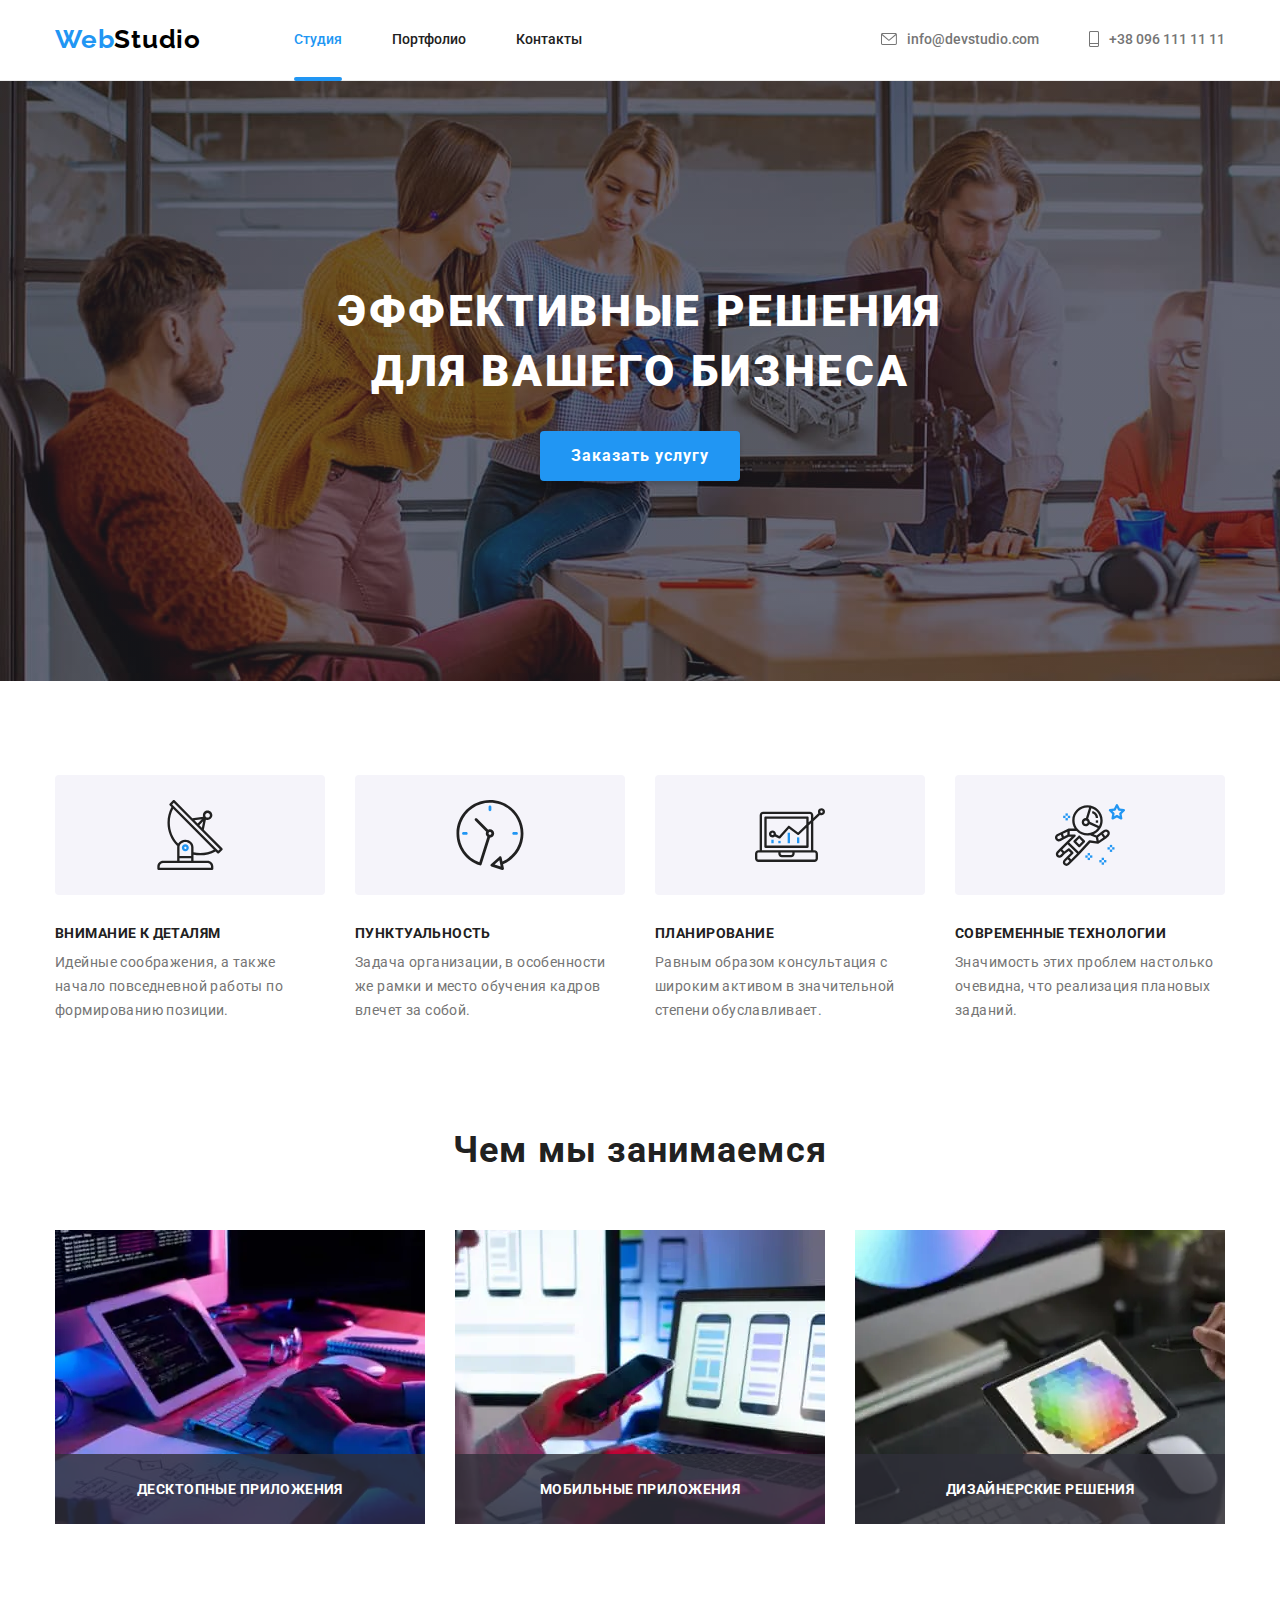
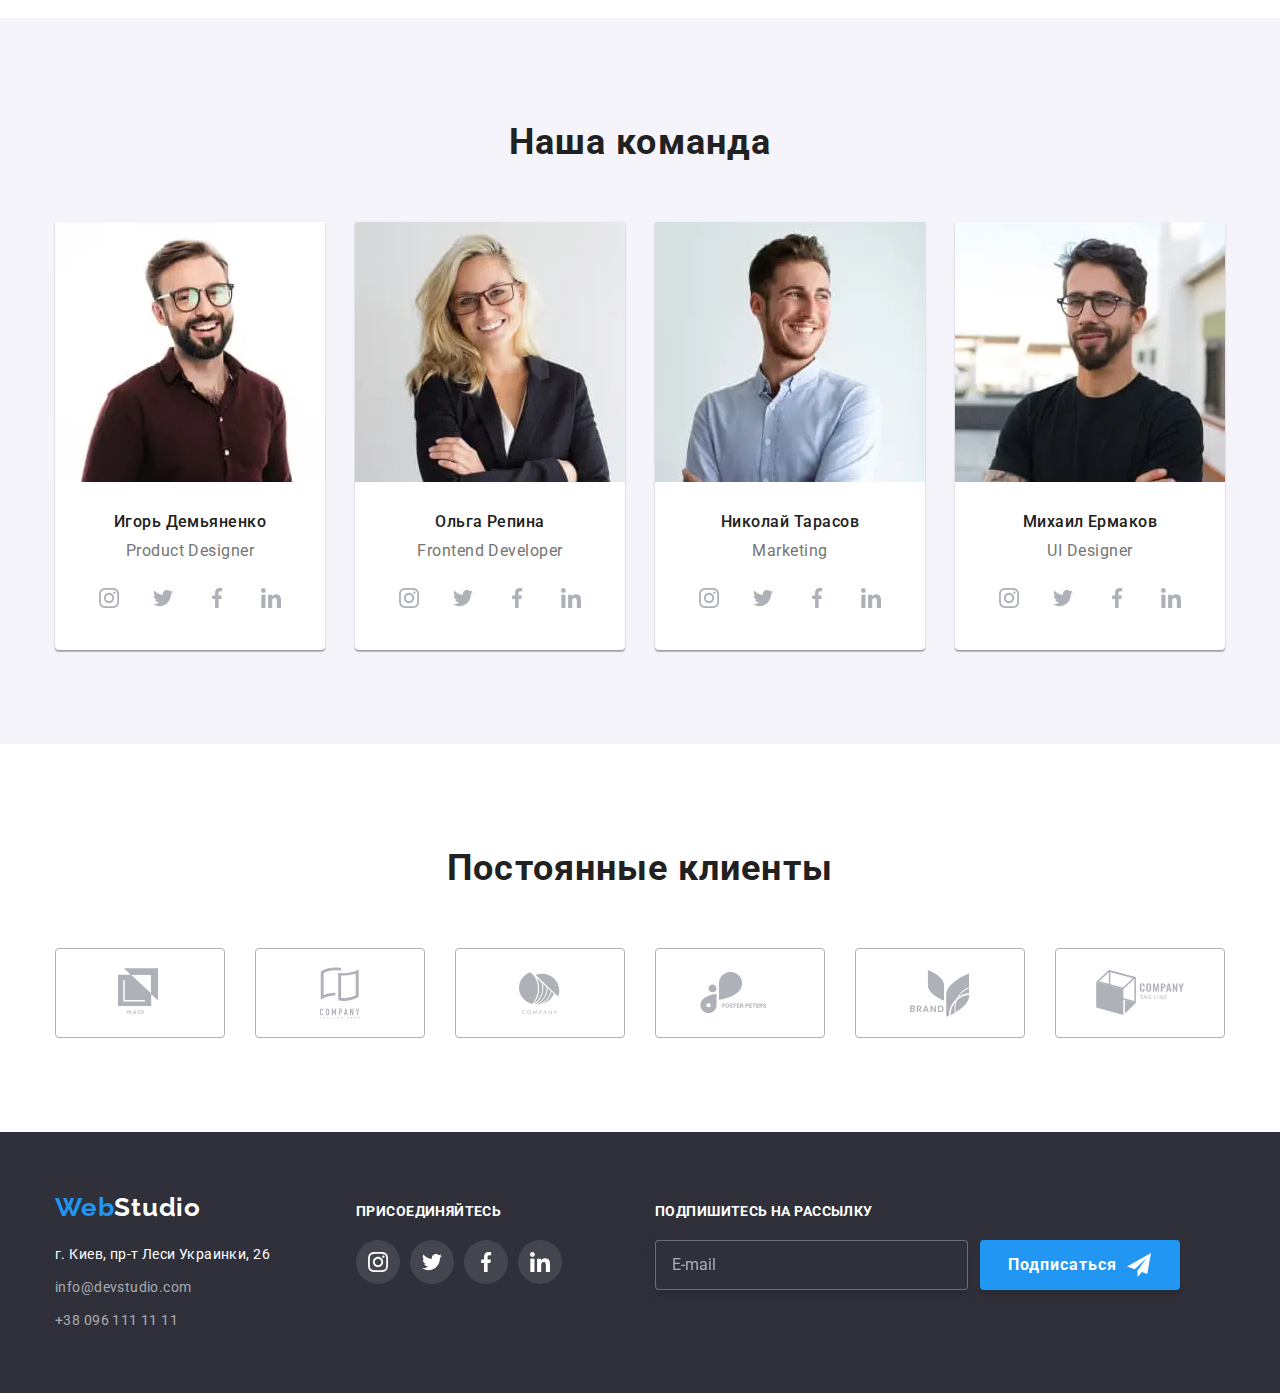
<file: index.html>
<!DOCTYPE html>
<html lang="ru">
<head>
    <meta charset="UTF-8">
    <meta name="viewport" content="width=device-width, initial-scale=1.0">
    <title>Студия</title>
    <!-- Нормализация файла Modern normalize -->
    <link rel="stylesheet" href="https://cdnjs.cloudflare.com/ajax/libs/modern-normalize/1.0.0/modern-normalize.min.css">
    <!-- Вставляем шрифты -->
    <link rel="preconnect" href="https://fonts.gstatic.com">
    <link href="https://fonts.googleapis.com/css2?family=Raleway:wght@700&family=Roboto:wght@400;500;700;900&display=swap"
        rel="stylesheet">
    <!-- Подключение внешнего (external) CSS -->
    <link rel="stylesheet" href="./css/main.min.css" />
</head>
<body>
    <header class="header">
        <div class="container">
            <nav class="nav">
                <!-- Добавлен span для стилизации цветом -->
                <a href="./index.html" aria-label="логотоип сайта" class="nav-logo"><span>Web</span>Studio</a>
                <button type="button" class="menu-button" 
                        aria-expanded="false"
                        aria-controls="menu-container"
                        data-menu-button>
                    <svg width="40" height="40" aria-label="Переключатель мобильного меню"
                    >
                    <use class="icon-cross" href="./images/sprite.svg#icon-cross"></use>
                    <use class="icon-menu" href="./images/sprite.svg#icon-menu"></use>
                </svg>
                </button>
                <div class="menu-container" id="menu-container" data-menu>
                    <ul class="nav__list">
                        <li class="nav__item">
                            <a href="./index.html" class="nav__link current">Студия</a>
                        </li>
                        <li class="nav__item">
                            <a href="./portfolio.html" class="nav__link">Портфолио</a>
                        </li>
                        <li class="nav__item">
                            <a href="" class="nav__link">Контакты</a>
                        </li>
                    </ul>                
                    <ul class="contacts-list">
                        <li class="contacts-list__item">
                            <a href="mailto:info@devstudio.com" class="contacts-list__link">
                                <svg class="contacts-list__icon" width="16" height="12">
                                    <use href="./images/sprite.svg#mail"></use>
                                </svg>info@devstudio.com
                            </a>
                        </li>
                        <li class="contacts-list__item">
                            <a href="tel:+380961111111" class="contacts-list__link">
                                <svg class="contacts-list__icon" width="10" height="16">
                                    <use href="./images/sprite.svg#tel"></use>
                                </svg>+38 096 111 11 11
                            </a>
                        </li>
                    </ul>                    
                </div>    
            </nav>        
        </div>
    </header>

    <main>
            <!--HERO -- Эффективные решения-->
            <section class="hero">
                <div class="container">
                    <h1 class="hero__title">Эффективные решения<br>
                        для вашего бизнеса</h1>
                    <button class="hero-btn btn" type="button" data-modal-open>Заказать услугу</button>
                </div>
            </section>
            
            <!--FEATURES -- Особенности-->
            <section class="features block">
                <div class="container">
                    <h2 class="visually-hidden">Особенности</h2>
                    <ul class="features__list">
                        <li class="features__item">
                            <div class="features__bg">
                                <svg class="features__icon" width="70" height="70">
                                    <use href="./images/sprite.svg#antenna">
                                    </use>
                                </svg>
                            </div>
                            <h3 class="features__title uppertitle">Внимание к деталям</h3>
                            <p class="features__title-desc">Идейные соображения, а также начало повседневной работы по формированию позиции.</p>
                        </li>
                        <li class="features__item">
                            <div class="features__bg">
                                <svg class="features__icon" width="70" height="70">
                                    <use href="./images/sprite.svg#clock">
                                    </use>
                                </svg>
                            </div>
                            <h3 class="features__title uppertitle">Пунктуальность</h3>
                            <p class="features__title-desc">Задача организации, в особенности же рамки и место обучения кадров влечет за собой.</p>
                        </li>
                        <li class="features__item">
                            <div class="features__bg">
                                <svg class="features__icon" width="70" height="70">
                                    <use href="./images/sprite.svg#diagram">
                                    </use>
                                </svg>
                            </div>
                            <h3 class="features__title uppertitle">Планирование</h3>
                            <p class="features__title-desc">Равным образом консультация с широким активом в значительной степени обуславливает.
                            </p>
                        </li>
                        <li class="features__item">
                            <div class="features__bg">
                                <svg class="features__icon" width="70" height="70">
                                    <use href="./images/sprite.svg#astronaut">
                                    </use>
                                </svg>
                            </div>
                            <h3 class="features__title uppertitle">Современные технологии</h3>
                            <p class="features__title-desc">Значимость этих проблем настолько очевидна, что реализация плановых заданий.</p>
                        </li>
                    </ul>
                </div>
                
            </section>
            
            <!--ABOUT -- Чем мы занимаемся-->
            <section class="about">
                <div class="container">
                    <h2 class="about-title">Чем мы занимаемся</h2>
                    <ul class="about__list">
                        <li class="about__list-item">
                            <picture class="about__list-picture">
                                <source srcset="./images/about/img-01.webp 1x, ./images/about/img-01@2x.webp 2x"
                                    media="(min-width: 1200px)" type="image/webp">
                                <source srcset="./images/about/img-01.jpg 1x, ./images/about/img-01@2x.jpg 2x"
                                media="(min-width: 1200px)">
                                <img class="about__list-img" src="./images/about/img-01.jpg" alt="Программист пишет код на лаптопе"
                                    width="370" height="294">
                            </picture>                                    
                                <div class="about__list-card">
                                <p class="about__list-uppertitle uppertitle">десктопные приложения</p>
                            </div>
                        </li>

                        <li class="about__list-item">
                            <picture class="about__list-picture">
                                <source srcset="./images/about/img-02.webp 1x, ./images/about/img-02@2x.webp 2x" media="(min-width: 1200px)"
                                    type="image/webp">
                                <source srcset="./images/about/img-02.jpg 1x, ./images/about/img-02@2x.jpg 2x" media="(min-width: 1200px)">
                                <img class="about__list-img" src="./images/about/img-02.jpg" alt="Девушка держит телефон в руке" width="370"
                                    height="294">
                            </picture>                                
                            <div class="about__list-card">
                                <p class="about__list-uppertitle uppertitle">Мобильные приложения</p>
                            </div>
                        </li>

                        <li class="about__list-item">
                            <picture class="about__list-picture">
                                <source srcset="./images/about/img-03.webp 1x, ./images/about/img-03@2x.webp 2x" media="(min-width: 1200px)"
                                    type="image/webp">
                                <source srcset="./images/about/img-03.jpg 1x, ./images/about/img-03@2x.jpg 2x" media="(min-width: 1200px)">
                                <img class="about__list-img" src="./images/about/img-03.jpg" alt="Дизайнер выбирает цвет по rgb" width="370"
                                    height="294">
                            </picture>                                
                            <div class="about__list-card">
                                <p class="about__list-uppertitle uppertitle">Дизайнерские решения</p>
                            </div>
                        </li>
                    </ul>
                </div>            
            </section>
            
            <!--TEAM -- Наша команда-->
            <section class="team block">
                <div class="container">
                    <h2 class="team-title">Наша команда</h2>
                    <ul class="team__list">
                        <li class="team__list-item">
                            <picture class="team__list-picture">
                                <source
                                    srcset="./images/our-team/p-designer-desktop.webp 1x, ./images/our-team/p-designer-desktop@2x.webp 2x, ./images/our-team/p-designer-desktop@3x.webp 3x"
                                    media="(min-width: 1200px)" type="image/webp">
                                <source
                                    srcset="./images/our-team/p-designer-desktop.jpg 1x, ./images/our-team/p-designer-desktop@2x.jpg 2x, ./images/our-team/p-designer-desktop@3x.jpg 3x"
                                    media="(min-width: 1200px)">
                                <source
                                    srcset="./images/our-team/p-designer-tablet.webp 1x, ./images/our-team/p-designer-tablet@2x.webp 2x, ./images/our-team/p-designer-tablet@3x.webp 3x"
                                    media="(min-width: 768px)" type="image/webp">
                                <source
                                    srcset="./images/our-team/p-designer-tablet.jpg 1x, ./images/our-team/p-designer-tablet@2x.jpg 2x, ./images/our-team/p-designer-tablet@3x.jpg 3x"
                                    media="(min-width: 768px)">
                                <source
                                    srcset="./images/our-team/p-designer-mobile.webp 1x, ./images/our-team/p-designer-mobile@2x.webp 2x, ./images/our-team/p-designer-mobile@3x.webp 3x"
                                    media="(min-width: 320px)" type="image/webp">
                                <source 
                                    srcset="./images/our-team/p-designer-mobile.jpg 1x, ./images/our-team/p-designer-mobile@2x.jpg 2x, ./images/our-team/p-designer-mobile@3x.jpg 3x"
                                    media="(min-width: 320px)">
                                <img class="team-list__img"                                 
                                    src="./images/our-team/p-designer-mobile.jpg" alt="Продакт Дизайнер">
                            </picture>                                            
                            <h3 class="team__list-name">Игорь Демьяненко</h3>
                            <p class="team__list-position" lang="en">Product Designer</p>
                            <ul class="social-list">
                                <li class="social-list__item">
                                    <a class="social-list__link" href="">
                                        <svg class="social-list__icon">
                                            <use href="./images/sprite.svg#instagram"></use>
                                        </svg>
                                    </a>
                                </li>
                                <li class="social-list__item">
                                    <a class="social-list__link" href="">
                                        <svg class="social-list__icon">
                                            <use href="./images/sprite.svg#twitter"></use>
                                        </svg>
                                    </a>
                                </li>
                                <li class="social-list__item">
                                    <a class="social-list__link" href="">
                                        <svg class="social-list__icon">
                                            <use href="./images/sprite.svg#facebook"></use>
                                        </svg>
                                    </a>
                                </li>
                                <li class="social-list__item">
                                    <a class="social-list__link" href="">
                                        <svg class="social-list__icon">
                                            <use href="./images/sprite.svg#linkedin"></use>
                                        </svg>
                                    </a>
                                </li>
                            </ul>
                        </li>
                        <li class="team__list-item">
                            <picture class="team__list-picture">
                                <source
                                    srcset="./images/our-team/developer-desktop.webp 1x, ./images/our-team/developer-desktop@2x.webp 2x, ./images/our-team/developer-desktop@3x.webp 3x"
                                    media="(min-width: 1200px)" type="image/webp">
                                <source
                                    srcset="./images/our-team/developer-desktop.jpg 1x, ./images/our-team/developer-desktop@2x.jpg 2x, ./images/our-team/developer-desktop@3x.jpg 3x"
                                    media="(min-width: 1200px)">
                                <source
                                    srcset="./images/our-team/developer-tablet.webp 1x, ./images/our-team/developer-tablet@2x.webp 2x, ./images/our-team/developer-tablet@3x.webp 3x"
                                    media="(min-width: 768px)" type="image/webp">
                                <source
                                    srcset="./images/our-team/developer-tablet.jpg 1x, ./images/our-team/developer-tablet@2x.jpg 2x, ./images/our-team/developer-tablet@3x.jpg 3x"
                                    media="(min-width: 768px)">
                                <source
                                    srcset="./images/our-team/developer-mobile.webp 1x, ./images/our-team/developer-mobile@2x.webp 2x, ./images/our-team/developer-mobile@3x.webp 3x"
                                    media="(min-width: 320px)" type="image/webp">
                                <source
                                    srcset="./images/our-team/developer-mobile.jpg 1x, ./images/our-team/developer-mobile@2x.jpg 2x, ./images/our-team/developer-mobile@3x.jpg 3x"
                                    media="(min-width: 320px)">
                                <img class="team-list__img" src="./images/our-team/developer-mobile.jpg" alt="Фронтенд разработчик">
                            </picture>                
                            <h3 class="team__list-name">Ольга Репина</h3>
                            <p class="team__list-position" lang="en">Frontend Developer</p>
                            <ul class="social-list">
                                <li class="social-list__item">
                                    <a class="social-list__link" href="">
                                        <svg class="social-list__icon">
                                            <use href="./images/sprite.svg#instagram"></use>
                                        </svg>
                                    </a>
                                </li>
                                <li class="social-list__item">
                                    <a class="social-list__link" href="">
                                        <svg class="social-list__icon">
                                            <use href="./images/sprite.svg#twitter"></use>
                                        </svg>
                                    </a>
                                </li>
                                <li class="social-list__item">
                                    <a class="social-list__link" href="">
                                        <svg class="social-list__icon">
                                            <use href="./images/sprite.svg#facebook"></use>
                                        </svg>
                                    </a>
                                </li>
                                <li class="social-list__item">
                                    <a class="social-list__link" href="">
                                        <svg class="social-list__icon">
                                            <use href="./images/sprite.svg#linkedin"></use>
                                        </svg>
                                    </a>
                                </li>
                            </ul>
                        </li>
                        <li class="team__list-item">
                            <picture class="team__list-picture">
                                <source
                                    srcset="./images/our-team/marketing-desktop.webp 1x, ./images/our-team/marketing-desktop@2x.webp 2x, ./images/our-team/marketing-desktop@3x.webp 3x"
                                    media="(min-width: 1200px)" type="image/webp">
                                <source
                                    srcset="./images/our-team/marketing-desktop.jpg 1x, ./images/our-team/marketing-desktop@2x.jpg 2x, ./images/our-team/marketing-desktop@3x.jpg 3x"
                                    media="(min-width: 1200px)">
                                <source
                                    srcset="./images/our-team/marketing-tablet.webp 1x, ./images/our-team/marketing-tablet@2x.webp 2x, ./images/our-team/marketing-tablet@3x.webp 3x"
                                    media="(min-width: 768px)" type="image/webp">
                                <source
                                    srcset="./images/our-team/marketing-tablet.jpg 1x, ./images/our-team/marketing-tablet@2x.jpg 2x, ./images/our-team/marketing-tablet@3x.jpg 3x"
                                    media="(min-width: 768px)">
                                <source
                                    srcset="./images/our-team/marketing-mobile.webp 1x, ./images/our-team/marketing-mobile@2x.webp 2x, ./images/our-team/marketing-mobile@3x.webp 3x"
                                    media="(min-width: 320px)" type="image/webp">
                                <source
                                    srcset="./images/our-team/marketing-mobile.jpg 1x, ./images/our-team/marketing-mobile@2x.jpg 2x, ./images/our-team/marketing-mobile@3x.jpg 3x"
                                    media="(min-width: 320px)">
                                <img class="team-list__img" src="./images/our-team/marketing-mobile.jpg" alt="Маркетоллог">
                            </picture>                           
                            <h3 class="team__list-name">Николай Тарасов</h3>
                            <p class="team__list-position" lang="en">Marketing</p>
                            <ul class="social-list">
                                <li class="social-list__item">
                                    <a class="social-list__link" href="">
                                        <svg class="social-list__icon">
                                            <use href="./images/sprite.svg#instagram"></use>
                                        </svg>
                                    </a>
                                </li>
                                <li class="social-list__item">
                                    <a class="social-list__link" href="">
                                        <svg class="social-list__icon">
                                            <use href="./images/sprite.svg#twitter"></use>
                                        </svg>
                                    </a>
                                </li>
                                <li class="social-list__item">
                                    <a class="social-list__link" href="">
                                        <svg class="social-list__icon">
                                            <use href="./images/sprite.svg#facebook"></use>
                                        </svg>
                                    </a>
                                </li>
                                <li class="social-list__item">
                                    <a class="social-list__link" href="">
                                        <svg class="social-list__icon">
                                            <use href="./images/sprite.svg#linkedin"></use>
                                        </svg>
                                    </a>
                                </li>
                            </ul>
                        </li>
                        <li class="team__list-item">
                            <picture class="team__list-picture">
                                <source
                                    srcset="./images/our-team/ui-designer-desktop.webp 1x, ./images/our-team/ui-designer-desktop@2x.webp 2x, ./images/our-team/ui-designer-desktop@3x.webp 3x"
                                    media="(min-width: 1200px)" type="image/webp">
                                <source
                                    srcset="./images/our-team/ui-designer-desktop.jpg 1x, ./images/our-team/ui-designer-desktop@2x.jpg 2x, ./images/our-team/ui-designer-desktop@3x.jpg 3x"
                                    media="(min-width: 1200px)">
                                <source
                                    srcset="./images/our-team/ui-designer-tablet.webp 1x, ./images/our-team/ui-designer-tablet@2x.webp 2x, ./images/our-team/ui-designer-tablet@3x.webp 3x"
                                    media="(min-width: 768px)" type="image/webp">
                                <source
                                    srcset="./images/our-team/ui-designer-tablet.jpg 1x, ./images/our-team/ui-designer-tablet@2x.jpg 2x, ./images/our-team/ui-designer-tablet@3x.jpg 3x"
                                    media="(min-width: 768px)">
                                <source
                                    srcset="./images/our-team/ui-designer-mobile.webp 1x, ./images/our-team/ui-designer-mobile@2x.webp 2x, ./images/our-team/ui-designer-mobile@3x.webp 3x"
                                    media="(min-width: 320px)" type="image/webp">
                                <source
                                    srcset="./images/our-team/ui-designer-mobile.jpg 1x, ./images/our-team/ui-designer-mobile@2x.jpg 2x, ./images/our-team/ui-designer-mobile@3x.jpg 3x"
                                    media="(min-width: 320px)">
                                <img class="team-list__img" src="./images/our-team/ui-designer-mobile.jpg" alt="UI Дизайнер">
                            </picture>                            
                            <h3 class="team__list-name">Михаил Ермаков</h3>
                            <p class="team__list-position" lang="en">UI Designer</p>
                            <ul class="social-list">
                                <li class="social-list__item">
                                    <a class="social-list__link" href="">
                                        <svg class="social-list__icon">
                                            <use href="./images/sprite.svg#instagram"></use>
                                        </svg>
                                    </a>
                                </li>
                                <li class="social-list__item">
                                    <a class="social-list__link" href="">
                                        <svg class="social-list__icon">
                                            <use href="./images/sprite.svg#twitter"></use>
                                        </svg>
                                    </a>
                                </li>
                                <li class="social-list__item">
                                    <a class="social-list__link" href="">
                                        <svg class="social-list__icon">
                                            <use href="./images/sprite.svg#facebook"></use>
                                        </svg>
                                    </a>
                                </li>
                                <li class="social-list__item">
                                    <a class="social-list__link" href="">
                                        <svg class="social-list__icon">
                                            <use href="./images/sprite.svg#linkedin"></use>
                                        </svg>
                                    </a>
                                </li>
                            </ul>
                        </li>
                    </ul>
                </div>
                
            </section>

            <!--CLIENTS -- Клиенты-->
            <section class="clients block">
                <div class="container">
                    <h2 class="clients-title">Постоянные клиенты</h2>
                    <ul class="clients__list">
                        <li class="clients__list-item">
                            <a class="clients__list-link" href="">
                                <svg class="clients__list-icon" width="44.27" height="49.23">
                                    <use href="./images/sprite.svg#logo-1"></use>
                                </svg>
                            </a>
                        </li>
                        <li class="clients__list-item">
                            <a class="clients__list-link" href="">
                                <svg class="clients__list-icon" width="40" height="52">
                                    <use href="./images/sprite.svg#logo-2"></use>
                                </svg>
                            </a>
                        </li>
                        <li class="clients__list-item">
                            <a class="clients__list-link" href="">
                                <svg class="clients__list-icon" width="41" height="42.6">
                                    <use href="./images/sprite.svg#logo-3"></use>
                                </svg>
                            </a>
                        </li>
                        <li class="clients__list-item">
                            <a class="clients__list-link" href="">
                                <svg class="clients__list-icon" width="79.66" height="42.02">
                                    <use href="./images/sprite.svg#logo-4"></use>
                                </svg>
                            </a>
                        </li>
                        <li class="clients__list-item">
                            <a class="clients__list-link" href="">
                                <svg class="clients__list-icon" width="59" height="47">
                                    <use href="./images/sprite.svg#logo-5"></use>
                                </svg>
                            </a>
                        </li>
                        <li class="clients__list-item">
                            <a class="clients__list-link" href="">
                                <svg class="clients__list-icon" width="88.48" height="45.44">
                                    <use href="./images/sprite.svg#logo-6"></use>
                                </svg>
                            </a>
                        </li>
                    </ul>
                </div>
            </section>
    </main>

    <!-- FOOTER -->
    <footer class="footer">
        <div class="container">
            <div class="footer-flex-set">
                <div class="footer-left-side">
                    <a href="./index.html" class="footer-logo"><span>Web</span>Studio</a>
                    <address class="address">
                        <ul class="address__list">
                            <li class="address__list-item">
                                <p class="address__list-place">г. Киев, пр-т Леси Украинки, 26</p>
                            </li>
                            <li class="address__list-item">
                                <a href="mailto:info@devstudio.com" class="adress__list-link">info@devstudio.com</a>
                            </li>
                            <li class="address__list-item">
                                <a href="tel:+380961111111" class="adress__list-link">+38 096 111 11 11</a>
                            </li>
                        </ul>
                    </address>
                </div>
                <div class="footer-social-side">
                    <b class="uppertitle">присоединяйтесь</b>
                    <ul class="footer-social-side_list">
                        <li class="footer-social-side__item">
                            <a class="footer-social-side__link social-list__link" href="">
                                <svg class="social-list__icon">
                                    <use href="./images/sprite.svg#instagram"></use>
                                </svg>
                            </a>
                        </li>
                        <li class="footer-social-side__item">
                            <a class="footer-social-side__link social-list__link" href="">
                                <svg class="social-list__icon">
                                    <use href="./images/sprite.svg#twitter"></use>
                                </svg>
                            </a>
                        </li>
                        <li class="footer-social-side__item">
                            <a class="footer-social-side__link social-list__link" href="">
                                <svg class="social-list__icon">
                                    <use href="./images/sprite.svg#facebook"></use>
                                </svg>
                            </a>
                        </li>
                        <li class="footer-social-side__item">
                            <a class="footer-social-side__link social-list__link" href="">
                                <svg class="social-list__icon">
                                    <use href="./images/sprite.svg#linkedin"></use>
                                </svg>
                            </a>
                        </li>
                    </ul>
                </div>
            </div>                       
            <div class="footer-right-side">
                <b class="uppertitle">Подпишитесь на рассылку</b>
                <form class="form">
                    <p class="form__subscribe">
                        <label for="email"></label>
                        <input class="form__input" type="email" placeholder="E-mail">
                    </p>
                    
                    <button type="submit" class="subscribe-btn btn">Подписаться</button>
                </form>
            </div>
        </div>
    </footer>

    <!-- BACKDROP -->
    <div class="backdrop is-hidden" data-modal>
        <div class="modal">
            <button type="button" class="close-btn" data-modal-close>
                <svg class="close-btn__icon" width="18" height="18">
                    <use href="./images/sprite.svg#close-btn"></use>
                </svg>
            </button>
            <b class="modal__caption">Оставьте свои данные, мы вам перезвоним</b>
            
            <form autocomplete="off" action="#" class="modal__form">
                <label class="modal__form-label">Имя
                    <span class="modal__form-input-wrapper">
                        <input type="text" class="modal__form-input" name="name">
                        <svg class="modal__form-icon" width="18" height="18">
                            <use href="./images/sprite.svg#person-icon"></use>
                        </svg>
                    </span>                    
                </label>       
        
                <label class="modal__form-label">Телефон
                    <span class="modal__form-input-wrapper">
                        <input type="tel" class="modal__form-input" name="tel">
                        <svg class="modal__form-icon" width="18" height="18">
                            <use href="./images/sprite.svg#phone-black-icon"></use>
                        </svg>
                    </span>
                </label>
                <label class="modal__form-label">Почта
                    <span class="modal__form-input-wrapper">
                        <input type="email" class="modal__form-input" name="email">
                        <svg class="modal__form-icon" width="18" height="18">
                            <use href="./images/sprite.svg#email-black-icon"></use>
                        </svg>
                    </span>
                </label>                
                
                <label class="modal__form-field modal__form-label">Комментарий
                    <textarea class="modal__form-comment" name="comment" placeholder="Введите текст"></textarea>
                </label>                  
            
                <input type="checkbox" id="user-policy" name="user-policy" value="accept-policy" class="modal__form-policy visually-hidden">
                <label for="user-policy" class="modal__form-policy-text">Соглашаюсь с рассылкой и принимаю&nbsp;<a class="modal__form-policy-link" href="">Условия договора</a>
                </label>
                
                <button class="modal-form-btn btn" type="submit">Отправить</button>
            </form>
        </div>
        
    </div>

    <script src="./js/menu.js"></script>
    <script src="./js/modal.js"></script>
    
    
</body>
</html>
</file>
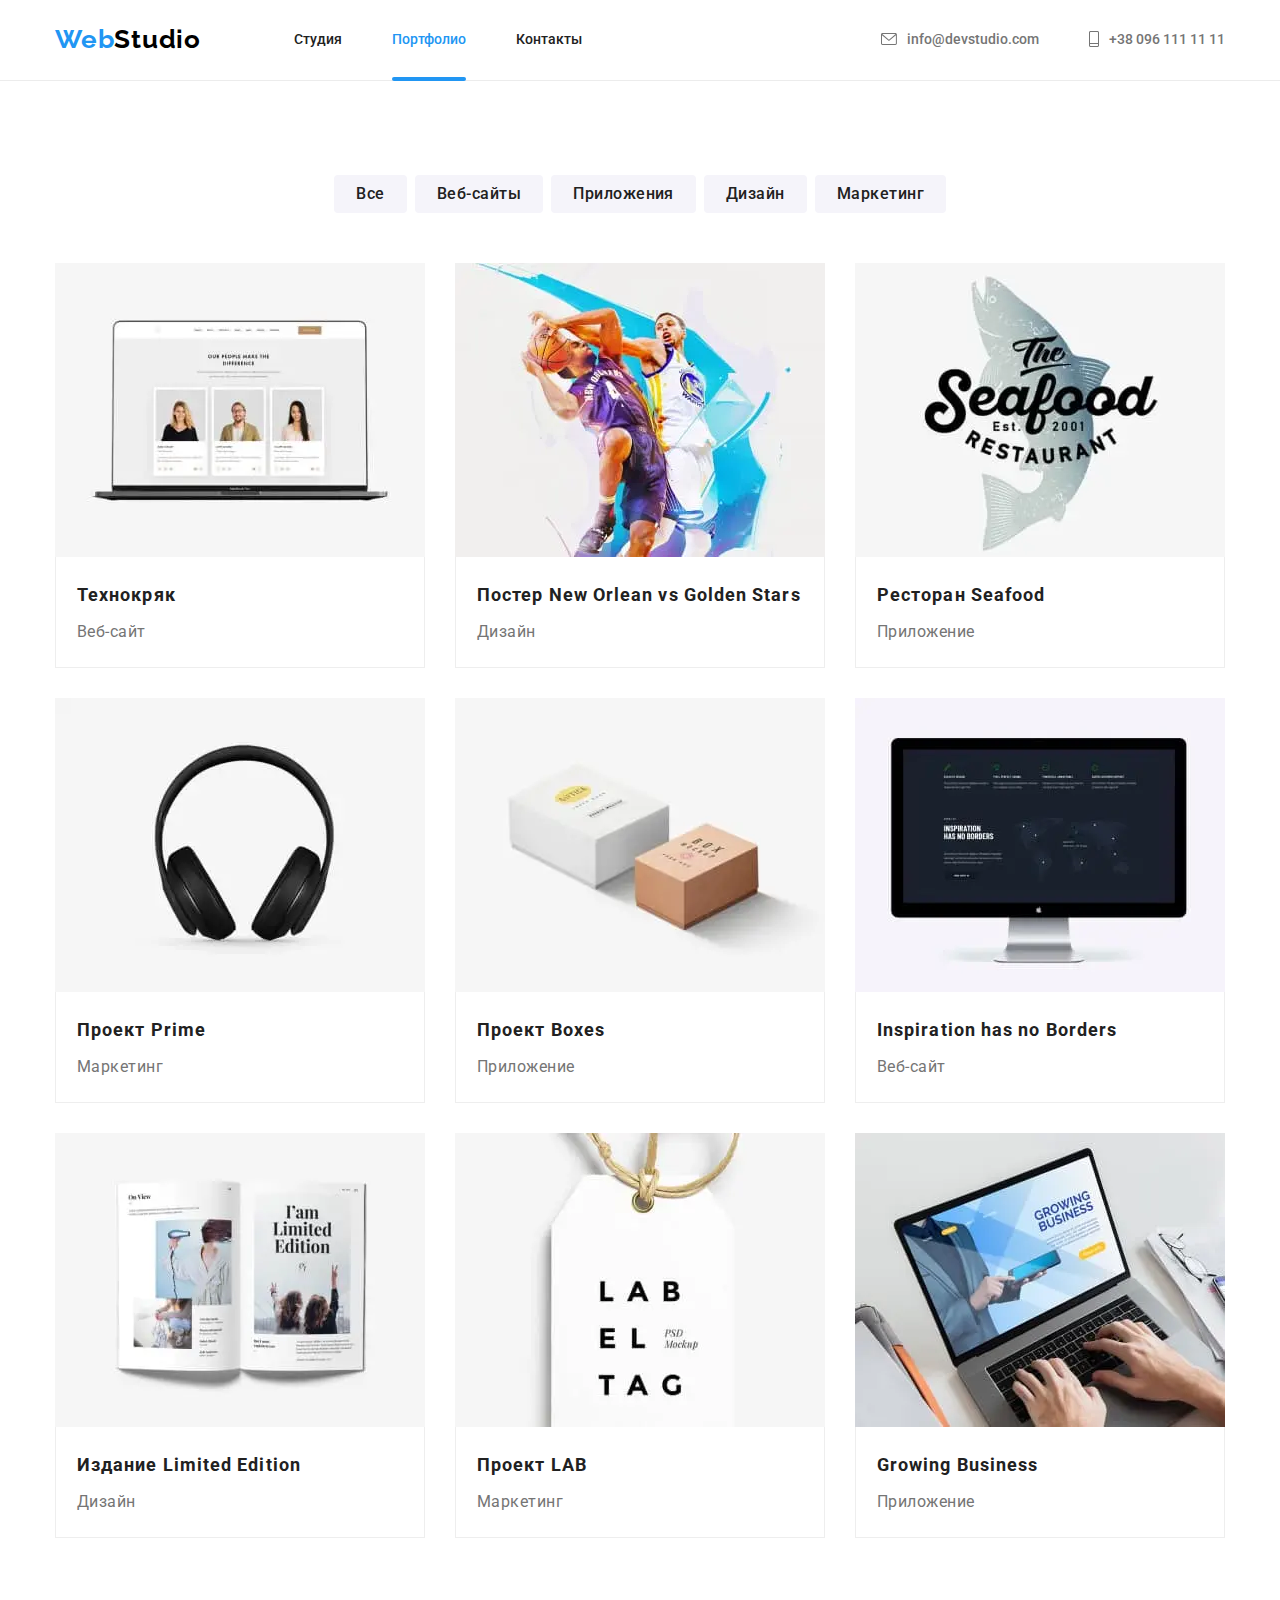
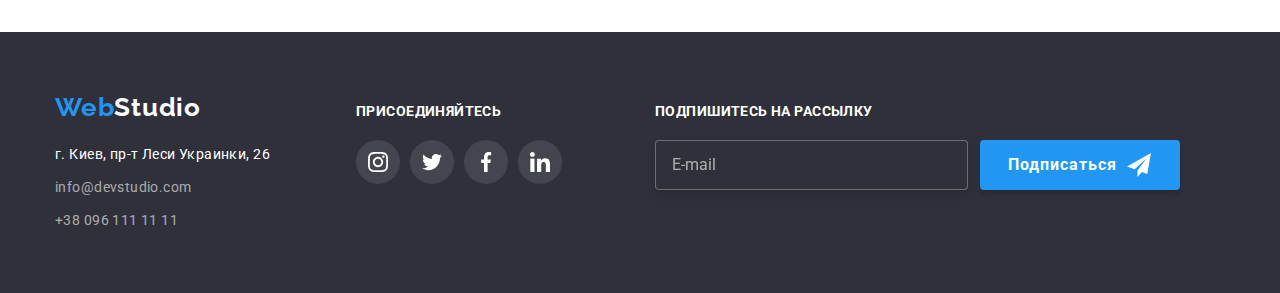
<file: portfolio.html>
<!DOCTYPE html>
<html lang="ru">

<head>
    <meta charset="UTF-8">
    <meta name="viewport" content="width=device-width, initial-scale=1.0">
    <title>Портфолио</title>
    <!-- Нормализация файла Modern normalize -->
    <link rel="stylesheet" href="https://cdnjs.cloudflare.com/ajax/libs/modern-normalize/1.0.0/modern-normalize.min.css">
    <!-- Вставляем шрифты -->
    <link rel="preconnect" href="https://fonts.gstatic.com">
    <link href="https://fonts.googleapis.com/css2?family=Raleway:wght@700&family=Roboto:wght@400;500;700;900&display=swap"
        rel="stylesheet">
    <!-- Подключение внешнего CSS -->
    <link rel="stylesheet" href="./css/main.min.css">
</head>
<body>
    <header class="header">
        <div class="container">
            <nav class="nav">
                <!-- Добавлен span для стилизации цветом -->
                <a href="./index.html" aria-label="логотоип сайта" class="nav-logo"><span>Web</span>Studio</a>
                <button type="button" class="menu-button" aria-expanded="false" aria-controls="menu-container" data-menu-button>
                    <svg width="40" height="40" aria-label="Переключатель мобильного меню">
                        <use class="icon-cross" href="./images/sprite.svg#icon-cross"></use>
                        <use class="icon-menu" href="./images/sprite.svg#icon-menu"></use>
                    </svg>
                </button>
                <div class="menu-container" id="menu-container" data-menu>
                    <ul class="nav__list">
                        <li class="nav__item">
                            <a href="./index.html" class="nav__link">Студия</a>
                        </li>
                        <li class="nav__item">
                            <a href="./portfolio.html" class="nav__link current">Портфолио</a>
                        </li>
                        <li class="nav__item">
                            <a href="" class="nav__link">Контакты</a>
                        </li>
                    </ul>
                    <ul class="contacts-list">
                        <li class="contacts-list__item">
                            <a href="mailto:info@devstudio.com" class="contacts-list__link">
                                <svg class="contacts-list__icon" width="16" height="12">
                                    <use href="./images/sprite.svg#mail"></use>
                                </svg>info@devstudio.com
                            </a>
                        </li>
                        <li class="contacts-list__item">
                            <a href="tel:+380961111111" class="contacts-list__link">
                                <svg class="contacts-list__icon" width="10" height="16">
                                    <use href="./images/sprite.svg#tel"></use>
                                </svg>+38 096 111 11 11
                            </a>
                        </li>
                    </ul>
                </div>
            </nav>        
        </div>
    </header>
    <main>
        <section class="portfolio block">
            <h1 class="visually-hidden">Портфолио</h1>
            <div class="container">
                <ul class="portfolio__filter-list">
                    <li class="portfolio__filter-list-item">
                        <button type="button"class="filter-btn">Все</button>
                    </li>
                    <li class="portfolio__filter-list-item">
                        <button type="button"class="filter-btn">Веб-сайты</button>
                    </li>
                    <li class="portfolio__filter-list-item">
                        <button type="button"class="filter-btn">Приложения</button>
                    </li>
                    <li class="portfolio__filter-list-item">
                        <button type="button"class="filter-btn">Дизайн</button>
                    </li>
                    <li class="portfolio__filter-list-item">
                        <button type="button"class="filter-btn">Маркетинг</button>
                    </li>
                </ul>

                <ul class="portfolio__list">
                    <li class="portfolio__list-item">                        
                        <a href="" class="portfolio__list-link">                            
                            <div class="portfolio-drawer-overlay">
                                <picture class="team__list-picture">
                                    <source
                                        srcset="./images/portfolio/img-01-desktop.webp 1x, ./images/portfolio/img-01-desktop@2x.webp 2x"
                                        media="(min-width: 1200px)" type="image/webp">
                                    <source
                                        srcset="./images/portfolio/img-01-desktop.jpg 1x, ./images/portfolio/img-01-desktop@2x.jpg 2x"
                                        media="(min-width: 1200px)">
                                    <source
                                        srcset="./images/portfolio/img-01-tablet.webp 1x, ./images/portfolio/img-01-tablet@2x.webp 2x"
                                        media="(min-width: 768px)" type="image/webp">
                                    <source
                                        srcset="./images/portfolio/img-01-tablet.jpg 1x, ./images/portfolio/img-01-tablet@2x.jpg 2x"
                                        media="(min-width: 768px)">
                                    <source
                                        srcset="./images/portfolio/img-01-mobile.webp 1x, ./images/portfolio/img-01-mobile@2x.webp 2x"
                                        media="(min-width: 320px)" type="image/webp">
                                    <source
                                        srcset="./images/portfolio/img-01-mobile.jpg 1x, ./images/portfolio/img-01-mobile@2x.jpg 2x"
                                        media="(min-width: 320px)">
                                    <img class="portfolio-list__img" src="./images/img-01-desktop.jpg" alt="открытый Macbook">
                                </picture>                            
                                 <div class="portfolio-drawer">
                                    <p class="portfolio-drawer__desc">Технокряк это современная площадка распространения коронавируса. Компании используют эту платформу для цифрового шпионажа и атак на защищённые сервера конкурентов.
                                    </p>
                                 </div>
                            </div>                  
                            <div class="portfolio-title-block height">                                
                                <h2 class="portfolio-title-block__title">Технокряк</h2>
                                <p class="portfolio-title-block__subtitle">Веб-сайт</p>
                            </div>
                            
                        </a>
                    </li>
                    <li class="portfolio__list-item">
                        <a href="" class="portfolio__list-link">
                            <div class="portfolio-drawer-overlay">
                                <picture class="team__list-picture">
                                    <source srcset="./images/portfolio/img-02-desktop.webp 1x, ./images/portfolio/img-02-desktop@2x.webp 2x"
                                        media="(min-width: 1200px)" type="image/webp">
                                    <source srcset="./images/portfolio/img-02-desktop.jpg 1x, ./images/portfolio/img-02-desktop@2x.jpg 2x"
                                        media="(min-width: 1200px)">
                                    <source srcset="./images/portfolio/img-02-tablet.webp 1x, ./images/portfolio/img-02-tablet@2x.webp 2x"
                                        media="(min-width: 768px)" type="image/webp">
                                    <source srcset="./images/portfolio/img-02-tablet.jpg 1x, ./images/portfolio/img-02-tablet@2x.jpg 2x"
                                        media="(min-width: 768px)">
                                    <source srcset="./images/portfolio/img-02-mobile.webp 1x, ./images/portfolio/img-02-mobile@2x.webp 2x"
                                        media="(min-width: 320px)" type="image/webp">
                                    <source srcset="./images/portfolio/img-02-mobile.jpg 1x, ./images/portfolio/img-02-mobile@2x.jpg 2x"
                                        media="(min-width: 320px)">
                                    <img class="portfolio-list__img" src="./img-02-desktop.jpg" alt="баскетболисты борятся за мяч">
                                </picture>                                
                                <div class="portfolio-drawer">
                                    <p class="portfolio-drawer__desc">Технокряк это современная площадка распространения коронавируса. Компании используют эту
                                        платформу для цифрового шпионажа и атак на защищённые сервера конкурентов.
                                    </p>
                                </div>
                            </div>
                            <div class="portfolio-title-block">
                                <h2 class="portfolio-title-block__title">Постер New Orlean vs Golden Stars</h2>
                                <p class="portfolio-title-block__subtitle">Дизайн</p>
                            </div>
                        </a>
                    </li>
                    <li class="portfolio__list-item">
                        <a href="" class="portfolio__list-link">
                            <div class="portfolio-drawer-overlay">
                                <picture class="team__list-picture">
                                    <source srcset="./images/portfolio/img-03-desktop.webp 1x, ./images/portfolio/img-03-desktop@2x.webp 2x"
                                        media="(min-width: 1200px)" type="image/webp">
                                    <source srcset="./images/portfolio/img-03-desktop.jpg 1x, ./images/portfolio/img-03-desktop@2x.jpg 2x"
                                        media="(min-width: 1200px)">
                                    <source srcset="./images/portfolio/img-03-tablet.webp 1x, ./images/portfolio/img-03-tablet@2x.webp 2x"
                                        media="(min-width: 768px)" type="image/webp">
                                    <source srcset="./images/portfolio/img-03-tablet.jpg 1x, ./images/portfolio/img-03-tablet@2x.jpg 2x"
                                        media="(min-width: 768px)">
                                    <source srcset="./images/portfolio/img-03-mobile.webp 1x, ./images/portfolio/img-03-mobile@2x.webp 2x"
                                        media="(min-width: 320px)" type="image/webp">
                                    <source srcset="./images/portfolio/img-03-mobile.jpg 1x, ./images/portfolio/img-03-mobile@2x.jpg 2x"
                                        media="(min-width: 320px)">
                                    <img class="portfolio-list__img" src="./images/img-03-desktop.jpg" alt="логотип ресторана си-фуд">
                                </picture>                            
                                <div class="portfolio-drawer">
                                    <p class="portfolio-drawer__desc">Технокряк это современная площадка распространения коронавируса. Компании используют эту
                                        платформу для цифрового шпионажа и атак на защищённые сервера конкурентов.
                                    </p>
                                </div>
                            </div>                            
                            <div class="portfolio-title-block">
                                <h2 class="portfolio-title-block__title">Ресторан Seafood</h2>
                                <p class="portfolio-title-block__subtitle">Приложение</p>
                            </div>
                        </a>
                    </li>
                    <li class="portfolio__list-item">
                        <a href="" class="portfolio__list-link">
                            <div class="portfolio-drawer-overlay">
                                <picture class="team__list-picture">
                                    <source srcset="./images/portfolio/img-04-desktop.webp 1x, ./images/portfolio/img-04-desktop@2x.webp 2x"
                                        media="(min-width: 1200px)" type="image/webp">
                                    <source srcset="./images/portfolio/img-04-desktop.jpg 1x, ./images/portfolio/img-04-desktop@2x.jpg 2x"
                                        media="(min-width: 1200px)">
                                    <source srcset="./images/portfolio/img-04-tablet.webp 1x, ./images/portfolio/img-04-tablet@2x.webp 2x"
                                        media="(min-width: 768px)" type="image/webp">
                                    <source srcset="./images/portfolio/img-04-tablet.jpg 1x, ./images/portfolio/img-04-tablet@2x.jpg 2x"
                                        media="(min-width: 768px)">
                                    <source srcset="./images/portfolio/img-04-mobile.webp 1x, ./images/portfolio/img-04-mobile@2x.webp 2x"
                                        media="(min-width: 320px)" type="image/webp">
                                    <source srcset="./images/portfolio/img-04-mobile.jpg 1x, ./images/portfolio/img-04-mobile@2x.jpg 2x"
                                        media="(min-width: 320px)">
                                    <img class="portfolio-list__img" src="./images/img-04-desktop.jpg" alt="беспроводные наушники на белом фоне">
                                </picture>                                
                                <div class="portfolio-drawer">
                                    <p class="portfolio-drawer__desc">Технокряк это современная площадка распространения коронавируса. Компании используют эту
                                        платформу для цифрового шпионажа и атак на защищённые сервера конкурентов.
                                    </p>
                                </div>
                            </div>                            
                            <div class="portfolio-title-block">
                                <h2 class="portfolio-title-block__title">Проект Prime</h2>
                                <p class="portfolio-title-block__subtitle">Маркетинг</p>
                            </div>
                        </a>
                    </li>
                    <li class="portfolio__list-item">
                        <a href="" class="portfolio__list-link">
                            <div class="portfolio-drawer-overlay">
                                <picture class="team__list-picture">
                                    <source srcset="./images/portfolio/img-05-desktop.webp 1x, ./images/portfolio/img-05-desktop@2x.webp 2x"
                                        media="(min-width: 1200px)" type="image/webp">
                                    <source srcset="./images/portfolio/img-05-desktop.jpg 1x, ./images/portfolio/img-05-desktop@2x.jpg 2x"
                                        media="(min-width: 1200px)">
                                    <source srcset="./images/portfolio/img-05-tablet.webp 1x, ./images/portfolio/img-05-tablet@2x.webp 2x"
                                        media="(min-width: 768px)" type="image/webp">
                                    <source srcset="./images/portfolio/img-05-tablet.jpg 1x, ./images/portfolio/img-05-tablet@2x.jpg 2x"
                                        media="(min-width: 768px)">
                                    <source srcset="./images/portfolio/img-05-mobile.webp 1x, ./images/portfolio/img-05-mobile@2x.webp 2x"
                                        media="(min-width: 320px)" type="image/webp">
                                    <source srcset="./images/portfolio/img-05-mobile.jpg 1x, ./images/portfolio/img-05-mobile@2x.jpg 2x"
                                        media="(min-width: 320px)">
                                    <img class="portfolio-list__img" src="./images/img-05-desktop.jpg" alt="две картонные коробки на белом фоне">
                                </picture>                                
                                <div class="portfolio-drawer">
                                    <p class="portfolio-drawer__desc">Технокряк это современная площадка распространения коронавируса. Компании используют эту
                                        платформу для цифрового шпионажа и атак на защищённые сервера конкурентов.
                                    </p>
                                </div>
                            </div>                            
                            <div class="portfolio-title-block">
                                <h2 class="portfolio-title-block__title">Проект Boxes</h2>
                                <p class="portfolio-title-block__subtitle">Приложение</p>
                            </div>
                        </a>
                    </li>
                    <li class="portfolio__list-item">
                        <a href="" class="portfolio__list-link">
                            <div class="portfolio-drawer-overlay">
                                <picture class="team__list-picture">
                                    <source srcset="./images/portfolio/img-06-desktop.webp 1x, ./images/portfolio/img-06-desktop@2x.webp 2x"
                                        media="(min-width: 1200px)" type="image/webp">
                                    <source srcset="./images/portfolio/img-06-desktop.jpg 1x, ./images/portfolio/img-06-desktop@2x.jpg 2x"
                                        media="(min-width: 1200px)">
                                    <source srcset="./images/portfolio/img-06-tablet.webp 1x, ./images/portfolio/img-06-tablet@2x.webp 2x"
                                        media="(min-width: 768px)" type="image/webp">
                                    <source srcset="./images/portfolio/img-06-tablet.jpg 1x, ./images/portfolio/img-06-tablet@2x.jpg 2x"
                                        media="(min-width: 768px)">
                                    <source srcset="./images/portfolio/img-06-mobile.webp 1x, ./images/portfolio/img-06-mobile@2x.webp 2x"
                                        media="(min-width: 320px)" type="image/webp">
                                    <source srcset="./images/portfolio/img-06-mobile.jpg 1x, ./images/portfolio/img-06-mobile@2x.jpg 2x"
                                        media="(min-width: 320px)">
                                    <img class="portfolio-list__img" src="./images/img-06-desktop.jpg" alt="монитор на белом столе">
                                </picture>                                
                                <div class="portfolio-drawer">
                                    <p class="portfolio-drawer__desc">Технокряк это современная площадка распространения коронавируса. Компании используют эту
                                        платформу для цифрового шпионажа и атак на защищённые сервера конкурентов.
                                    </p>
                                </div>
                            </div>                            
                            <div class="portfolio-title-block">
                                <h2 class="portfolio-title-block__title">Inspiration has no Borders</h2>
                                <p class="portfolio-title-block__subtitle">Веб-сайт</p>
                            </div>
                        </a>
                    </li>
                    <li class="portfolio__list-item">
                        <a href="" class="portfolio__list-link">
                            <div class="portfolio-drawer-overlay">
                                <picture class="team__list-picture">
                                    <source srcset="./images/portfolio/img-07-desktop.webp 1x, ./images/portfolio/img-07-desktop@2x.webp 2x"
                                        media="(min-width: 1200px)" type="image/webp">
                                    <source srcset="./images/portfolio/img-07-desktop.jpg 1x, ./images/portfolio/img-07-desktop@2x.jpg 2x"
                                        media="(min-width: 1200px)">
                                    <source srcset="./images/portfolio/img-07-tablet.webp 1x, ./images/portfolio/img-07-tablet@2x.webp 2x"
                                        media="(min-width: 768px)" type="image/webp">
                                    <source srcset="./images/portfolio/img-07-tablet.jpg 1x, ./images/portfolio/img-07-tablet@2x.jpg 2x"
                                        media="(min-width: 768px)">
                                    <source srcset="./images/portfolio/img-07-mobile.webp 1x, ./images/portfolio/img-07-mobile@2x.webp 2x"
                                        media="(min-width: 320px)" type="image/webp">
                                    <source srcset="./images/portfolio/img-07-mobile.jpg 1x, ./images/portfolio/img-07-mobile@2x.jpg 2x"
                                        media="(min-width: 320px)">
                                    <img class="portfolio-list__img" src="./images/img-07-desktop.jpg" alt="открытый женский журнал на столе">
                                </picture>                                
                                <div class="portfolio-drawer">
                                    <p class="portfolio-drawer__desc">Технокряк это современная площадка распространения коронавируса. Компании используют эту
                                        платформу для цифрового шпионажа и атак на защищённые сервера конкурентов.
                                    </p>
                                </div>
                            </div>                            
                            <div class="portfolio-title-block">
                                <h2 class="portfolio-title-block__title">Издание Limited Edition</h2>
                                <p class="portfolio-title-block__subtitle">Дизайн</p>
                            </div> 
                        </a>
                    </li>
                    <li class="portfolio__list-item">
                        <a href="" class="portfolio__list-link">
                            <div class="portfolio-drawer-overlay">
                                <picture class="team__list-picture">
                                    <source srcset="./images/portfolio/img-08-desktop.webp 1x, ./images/portfolio/img-08-desktop@2x.webp 2x"
                                        media="(min-width: 1200px)" type="image/webp">
                                    <source srcset="./images/portfolio/img-08-desktop.jpg 1x, ./images/portfolio/img-08-desktop@2x.jpg 2x"
                                        media="(min-width: 1200px)">
                                    <source srcset="./images/portfolio/img-08-tablet.webp 1x, ./images/portfolio/img-08-tablet@2x.webp 2x"
                                        media="(min-width: 768px)" type="image/webp">
                                    <source srcset="./images/portfolio/img-08-tablet.jpg 1x, ./images/portfolio/img-08-tablet@2x.jpg 2x"
                                        media="(min-width: 768px)">
                                    <source srcset="./images/portfolio/img-08-mobile.webp 1x, ./images/portfolio/img-08-mobile@2x.webp 2x"
                                        media="(min-width: 320px)" type="image/webp">
                                    <source srcset="./images/portfolio/img-08-mobile.jpg 1x, ./images/portfolio/img-08-mobile@2x.jpg 2x"
                                        media="(min-width: 320px)">
                                    <img class="portfolio-list__img" src="./images/img-08-desktop.jpg" alt="белый ярлык на бумажной веревке">
                                </picture>                               
                                <div class="portfolio-drawer">
                                    <p class="portfolio-drawer__desc">Технокряк это современная площадка распространения коронавируса. Компании используют эту
                                        платформу для цифрового шпионажа и атак на защищённые сервера конкурентов.
                                    </p>
                                </div>
                            </div>                            
                            <div class="portfolio-title-block">
                                <h2 class="portfolio-title-block__title">Проект LAB</h2>
                                <p class="portfolio-title-block__subtitle">Маркетинг</p>
                            </div>
                        </a>
                    </li>
                    <li class="portfolio__list-item">
                        <a href="" class="portfolio__list-link">
                            <div class="portfolio-drawer-overlay">
                                <picture class="team__list-picture">
                                    <source srcset="./images/portfolio/img-09-desktop.webp 1x, ./images/portfolio/img-09-desktop@2x.webp 2x"
                                        media="(min-width: 1200px)" type="image/webp">
                                    <source srcset="./images/portfolio/img-09-desktop.jpg 1x, ./images/portfolio/img-09-desktop@2x.jpg 2x"
                                        media="(min-width: 1200px)">
                                    <source srcset="./images/portfolio/img-09-tablet.webp 1x, ./images/portfolio/img-09-tablet@2x.webp 2x"
                                        media="(min-width: 768px)" type="image/webp">
                                    <source srcset="./images/portfolio/img-09-tablet.jpg 1x, ./images/portfolio/img-09-tablet@2x.jpg 2x"
                                        media="(min-width: 768px)">
                                    <source srcset="./images/portfolio/img-09-mobile.webp 1x, ./images/portfolio/img-09-mobile@2x.webp 2x"
                                        media="(min-width: 320px)" type="image/webp">
                                    <source srcset="./images/portfolio/img-09-mobile.jpg 1x, ./images/portfolio/img-09-mobile@2x.jpg 2x"
                                        media="(min-width: 320px)">
                                    <img class="portfolio-list__img" src="./images/img-09-desktop.jpg" alt="человек работает на ноутбуке">
                                </picture>                                
                                <div class="portfolio-drawer">
                                    <p class="portfolio-drawer__desc">Технокряк это современная площадка распространения коронавируса. Компании используют эту
                                        платформу для цифрового шпионажа и атак на защищённые сервера конкурентов.
                                    </p>
                                </div>
                            </div>                            
                            <div class="portfolio-title-block">
                                <h2 lang="en" class="portfolio-title-block__title">Growing Business</h2>
                                <p class="portfolio-title-block__subtitle">Приложение</p>
                            </div>
                        </a>
                    </li>
                </ul>
            </div>
        </section>
    </main>
<!-- FOOTER -->
<footer class="footer">
    <div class="container">
        <div class="footer-flex-set">
            <div class="footer-left-side">
                <a href="./index.html" class="footer-logo"><span>Web</span>Studio</a>
                <address class="address">
                    <ul class="address__list">
                        <li class="address__list-item">
                            <p class="address__list-place">г. Киев, пр-т Леси Украинки, 26</p>
                        </li>
                        <li class="address__list-item">
                            <a href="mailto:info@devstudio.com" class="adress__list-link">info@devstudio.com</a>
                        </li>
                        <li class="address__list-item">
                            <a href="tel:+380961111111" class="adress__list-link">+38 096 111 11 11</a>
                        </li>
                    </ul>
                </address>
            </div>
            <div class="footer-social-side">
                <b class="uppertitle">присоединяйтесь</b>
                <ul class="footer-social-side_list">
                    <li class="footer-social-side__item">
                        <a class="footer-social-side__link social-list__link" href="">
                            <svg class="social-list__icon">
                                <use href="./images/sprite.svg#instagram"></use>
                            </svg>
                        </a>
                    </li>
                    <li class="footer-social-side__item">
                        <a class="footer-social-side__link social-list__link" href="">
                            <svg class="social-list__icon">
                                <use href="./images/sprite.svg#twitter"></use>
                            </svg>
                        </a>
                    </li>
                    <li class="footer-social-side__item">
                        <a class="footer-social-side__link social-list__link" href="">
                            <svg class="social-list__icon">
                                <use href="./images/sprite.svg#facebook"></use>
                            </svg>
                        </a>
                    </li>
                    <li class="footer-social-side__item">
                        <a class="footer-social-side__link social-list__link" href="">
                            <svg class="social-list__icon">
                                <use href="./images/sprite.svg#linkedin"></use>
                            </svg>
                        </a>
                    </li>
                </ul>
            </div>
        </div>
        <div class="footer-right-side">
            <b class="uppertitle">Подпишитесь на рассылку</b>
            <form class="form">
                <p class="form__subscribe">
                    <label for="email"></label>
                    <input class="form__input" type="email" placeholder="E-mail">
                </p>

                <button type="submit" class="subscribe-btn btn">Подписаться</button>
            </form>
        </div>
    </div>
</footer>

<script src="./js/menu.js"></script>
<script src="./js/modal.js"></script>
    
</body>
</html>
</file>
<file: css/main.min.css>
:root{--primary-font-color: #212121;--secondary-font-color: #757575;--accent-color: #2196f3;--bg-color: #ffffff;--secondary-bg-color: #f5f4fa;--footer-bg-color: #2f303a;--primary-font: "Roboto", sans-serif;--logo-font: "Raleway", sans-serif}.visually-hidden{position:absolute;width:1px;height:1px;margin:-1px;border:0;padding:0;white-space:nowrap;clip-path:inset(100%);clip:rect(0 0 0 0);overflow:hidden}.container{margin:0 auto;padding-left:15px;padding-right:15px}@media screen and (min-width: 480px){.container{width:480px}}@media screen and (min-width: 768px){.container{width:768px}}@media screen and (min-width: 1200px){.container{width:1200px}}body{background-color:var(--bg-color);color:var(--primary-font-color);font-family:var(--primary-font);margin:0}body.modal-open{overflow:hidden}h1,h2,h3,h4,h5,h6{margin:0}p{margin:0}a{text-decoration:none}ul,ol{list-style:none;margin:0;padding:0}img{display:block;max-width:100%;height:auto}.social-list__icon{width:20px;height:20px}.social-list__link{display:flex;align-items:center;justify-content:center;width:44px;height:44px;background-color:var(--bg-color);border-radius:50%;transition:fill 250ms cubic-bezier(0.4, 0, 0.2, 1),background-color 250ms cubic-bezier(0.4, 0, 0.2, 1)}.social-list__link:hover,.social-list__link:focus{background-color:var(--accent-color)}.social-list__link .social-list__icon{fill:#afb1b8;transition:fill 250ms cubic-bezier(0.4, 0, 0.2, 1)}.social-list__link:hover .social-list__icon,.social-list__link:focus .social-list__icon{fill:var(--bg-color)}.footer-social-side__link{background-color:rgba(255,255,255,0.1)}.footer-social-side__link .social-list__icon{fill:var(--bg-color);transition:fill 250ms cubic-bezier(0.4, 0, 0.2, 1)}.backdrop{position:fixed;width:100vw;height:100vh;left:0;top:0;background-color:rgba(0,0,0,0.2);overflow-y:scroll;padding-left:15px;padding-right:15px}.backdrop.is-hidden{transition:all cubic-bezier(0.4, 0, 0.2, 1) 250ms}@media screen and (min-width: 1200px){.backdrop.is-hidden{transition:all 400ms cubic-bezier(0.4, 0, 0.2, 1) 250ms}}.modal-form-btn{width:200px;margin:0 auto}.close-btn{display:flex;align-items:center;justify-content:center;position:absolute;width:30px;height:30px;top:8px;right:8px;background-color:var(--bg-color);border:1px solid rgba(0,0,0,0.1);border-radius:50%;cursor:pointer;transition:fill 250ms cubic-bezier(0.4, 0, 0.2, 1)}.close-btn:focus,.close-btn:hover{fill:var(--accent-color)}.modal{position:relative;max-width:528px;max-height:581px;width:100%;padding:40px;background-color:var(--bg-color);box-shadow:0px 1px 3px rgba(0,0,0,0.12),0px 1px 1px rgba(0,0,0,0.14),0px 2px 1px rgba(0,0,0,0.2);border-radius:4px;top:50%;left:50%;opacity:1;transform:translate(-50%, -50%) scale(1) rotateY(360deg);transition:transform 400ms cubic-bezier(0.4, 0, 0.2, 1) 150ms,opacity 300ms cubic-bezier(0.4, 0, 0.2, 1)}@media screen and (max-width: 340px){.modal{padding:29px}}@media screen and (min-width: 550px) and (max-width: 1020px) and (orientation: landscape){.modal{top:90%}}@media screen and (max-width: 800px){.modal{max-width:450px;max-height:609px}}.backdrop.is-hidden .modal{opacity:0;transform:translate(-50%, -50%) scale(0) rotateY(180deg)}.is-hidden{opacity:0;visibility:hidden;pointer-events:none}.modal__caption{display:inline-block;font-weight:700;font-size:20px;line-height:1.5;text-align:center;letter-spacing:0.03em;color:#212121;margin-bottom:12px}@media screen and (min-width: 1200px){.modal__caption{font-weight:700;font-size:20px;line-height:1.15}}.modal__form{display:flex;flex-direction:column}.modal__form-label{font-weight:400;font-size:12px;line-height:1.167;letter-spacing:0.01em;color:var(--secondary-font-color);margin-bottom:10px}@media screen and (min-width: 1200px){.modal__form-label{font-weight:400;font-size:12px;line-height:1.667}}.modal__form-input-wrapper{position:relative;display:block}.modal__form-icon{position:absolute;left:12px;top:50%;transform:translateY(-50%);transition:fill 250ms cubic-bezier(0.4, 0, 0.2, 1)}.modal__form-input:focus+.modal__form-icon{fill:var(--accent-color)}.modal__form-field{margin-bottom:20px}.modal__form-comment{height:120px;resize:none;width:100%;border:1px solid rgba(33,33,33,0.2);box-sizing:border-box;border-radius:4px;margin-top:4px;padding:12px 16px}.modal__form-comment::placeholder{font-weight:400;font-size:12px;line-height:1.167;letter-spacing:0.01em;color:rgba(117,117,117,0.5)}.modal__form-comment:focus,.modal__form-comment:hover{border-color:var(--accent-color);outline:none;transition:border-color 250ms cubic-bezier(0.4, 0, 0.2, 1)}.modal__form-input{height:40px;width:100%;border:1px solid rgba(33,33,33,0.2);box-sizing:border-box;border-radius:4px;margin-top:4px;padding-left:42px}.modal__form-input:focus,.modal__form-input:hover{border-color:var(--accent-color);outline:none;transition:border-color 250ms cubic-bezier(0.4, 0, 0.2, 1)}.modal__form-policy-text{display:flex;align-items:center;justify-content:center;font-weight:400;font-size:12px;line-height:1.167;letter-spacing:0.03em;margin-bottom:30px;color:var(--secondary-font-color)}@media screen and (min-width: 1200px){.modal__form-policy-text{font-weight:400;font-size:14px;line-height:1.714}}.modal__form-policy-text::before{content:"";display:inline-block;width:16px;height:15px;padding-right:16px;margin-right:8px;background-image:url("../images/backdrop/check-icon-off.svg");transition:background-color 250ms cubic-bezier(0.4, 0, 0.2, 1),background-image 250ms cubic-bezier(0.4, 0, 0.2, 1)}.modal__form-policy:checked+.modal__form-policy-text::before{background-color:var(--accent-color);border:none;border-radius:2px;background-image:url("../images/backdrop/check-icon-on.svg")}.modal__form-policy-link{color:var(--accent-color);text-decoration:underline;text-decoration-skip-ink:none}.btn{max-width:200px;width:100%;height:50px;box-shadow:0px 4px 4px rgba(0,0,0,0.15);border-radius:4px;font-weight:700;font-size:16px;line-height:1.875;align-items:center;text-align:center;letter-spacing:0.06em;color:var(--bg-color);background-color:var(--accent-color);cursor:pointer;border:transparent;transition:filter 250ms cubic-bezier(0.4, 0, 0.2, 1)}.uppertitle{font-weight:700;font-size:14px;line-height:1.143;letter-spacing:0.03em;text-transform:uppercase;color:var(--bg-color)}.block{padding-top:60px;padding-bottom:60px}@media screen and (min-width: 1200px){.block{padding-top:94px;padding-bottom:94px}}.menu-button{display:inline-flex;margin:0;padding:0;border:none;background-color:transparent;transition:fill 250ms cubic-bezier(0.4, 0, 0.2, 1)}.menu-button:focus,.menu-button:hover{fill:var(--accent-color)}@media screen and (min-width: 768px){.menu-button{display:none}}.menu-button .icon-cross{display:none}.menu-button.is-open .icon-cross{display:block}.menu-button.is-open .icon-menu{display:none}@media screen and (max-width: 767px){.menu-container{display:none;position:absolute;background-color:var(--bg-color);top:100%;left:0;width:100%;font-weight:500;font-size:18px;line-height:1.167;letter-spacing:0.02em}}@media screen and (min-width: 768px){.menu-container{font-weight:500;font-size:14px;line-height:1.143;display:flex;justify-content:space-between;flex-grow:1}}@media screen and (max-width: 767px){.menu-container.is-open{display:block}}.header{position:relative;padding-top:10px;padding-bottom:10px;border-bottom:1px solid #ececec}@media screen and (min-width: 768px){.header{padding-top:21px;padding-bottom:21px}}@media screen and (min-width: 1200px){.header{padding-top:24px;padding-bottom:25px}}.hero{max-width:1600px;min-height:400px;margin-left:auto;margin-right:auto;background-color:var(--footer-bg-color);background-size:cover;background-repeat:no-repeat;padding-top:118px;padding-bottom:118px;text-align:center}@media screen and (min-width: 320px) and (max-width: 767px){.hero{background-image:linear-gradient(rgba(47,48,58,0.4), rgba(47,48,58,0.4)),url("../images/hero/bg-mobile.jpg")}}@media screen and (min-width: 320px) and (max-width: 767px) and (min-device-pixel-ratio: 2), screen and (min-width: 320px) and (max-width: 767px) and (min-resolution: 192dpi), screen and (min-width: 320px) and (max-width: 767px) and (min-resolution: 2dppx){.hero{background-image:linear-gradient(rgba(47,48,58,0.4), rgba(47,48,58,0.4)),url("../images/hero/bg-mobile@2x.jpg")}}@media screen and (min-width: 320px) and (max-width: 767px) and (min-device-pixel-ratio: 3), screen and (min-width: 320px) and (max-width: 767px) and (min-resolution: 288dpi), screen and (min-width: 320px) and (max-width: 767px) and (min-resolution: 3dppx){.hero{background-image:linear-gradient(rgba(47,48,58,0.4), rgba(47,48,58,0.4)),url("../images/hero/bg-mobile@3x.jpg")}}@media screen and (min-width: 768px){.hero{background-image:linear-gradient(rgba(47,48,58,0.4), rgba(47,48,58,0.4)),url("../images/hero/bg-tablet.jpg")}}@media screen and (min-width: 768px) and (min-device-pixel-ratio: 2), screen and (min-width: 768px) and (min-resolution: 192dpi), screen and (min-width: 768px) and (min-resolution: 2dppx){.hero{background-image:linear-gradient(rgba(47,48,58,0.4), rgba(47,48,58,0.4)),url("../images/hero/bg-tablet@2x.jpg")}}@media screen and (min-width: 768px) and (min-device-pixel-ratio: 3), screen and (min-width: 768px) and (min-resolution: 288dpi), screen and (min-width: 768px) and (min-resolution: 3dppx){.hero{background-image:linear-gradient(rgba(47,48,58,0.4), rgba(47,48,58,0.4)),url("../images/hero/bg-tablet@3x.jpg")}}@media screen and (min-width: 1200px){.hero{padding-top:200px;padding-bottom:200px;background-image:linear-gradient(rgba(47,48,58,0.4), rgba(47,48,58,0.4)),url("../images/hero/bg-desktop.jpg")}}@media screen and (min-width: 1200px) and (min-device-pixel-ratio: 2), screen and (min-width: 1200px) and (min-resolution: 192dpi), screen and (min-width: 1200px) and (min-resolution: 2dppx){.hero{background-image:linear-gradient(rgba(47,48,58,0.4), rgba(47,48,58,0.4)),url("../images/hero/bg-desktop@2x.jpg")}}@media screen and (min-width: 1200px) and (min-device-pixel-ratio: 3), screen and (min-width: 1200px) and (min-resolution: 288dpi), screen and (min-width: 1200px) and (min-resolution: 3dppx){.hero{background-image:linear-gradient(rgba(47,48,58,0.4), rgba(47,48,58,0.4)),url("../images/hero/bg-desktop@3x.jpg")}}.hero__title{font-weight:900;font-size:26px;line-height:1.615;letter-spacing:0.06em;text-transform:uppercase;color:#ffffff}@media screen and (min-width: 1200px){.hero__title{font-weight:900;font-size:44px;line-height:1.364}}.hero-btn{margin-top:30px;transition:filter 250ms cubic-bezier(0.4, 0, 0.2, 1)}.hero-btn:hover,.hero-btn:focus{filter:drop-shadow(0px 4px 4px rgba(0,0,0,0.25))}@media screen and (min-width: 1200px){.features{padding-top:94px}}@media screen and (min-width: 768px){.features__list{display:flex;flex-wrap:wrap;margin:-15px}}.features__item{height:226px}@media screen and (max-width: 767px){.features__item:not(:last-child){margin-bottom:30px}}@media screen and (min-width: 768px){.features__item{height:251px;margin:15px;width:calc((100% - 2 * 30px) / 2)}}@media screen and (min-width: 1200px){.features__item{width:calc((100% - 4 * 30px) / 4);height:251px}}.features__bg{height:120px;display:flex;align-items:center;justify-content:center;background:#f5f4fa;border-radius:4px;margin-bottom:30px}@media screen and (min-width: 768px){.features__bg{width:354px;height:120px}}@media screen and (min-width: 1200px){.features__bg{width:270px;height:120px}}.features__icon{fill:var(--primary-font-color)}.features__title{margin-bottom:10px;color:var(--primary-font-color)}@media screen and (max-width: 767px){.features__title{text-align:center}}.features__title-desc{font-weight:400;font-size:14px;line-height:1.714;letter-spacing:0.03em;color:var(--secondary-font-color)}.about{display:none}@media screen and (min-width: 1200px){.about{display:flex;padding-bottom:94px}}.about-title{font-weight:700;font-size:36px;line-height:1.667;text-align:center;letter-spacing:0.03em;margin-bottom:50px}.about__list{display:flex}.about__list-item{display:flex;position:relative}.about__list-item:not(:last-child){margin-right:30px}.about__list-card{width:370px;height:70px;bottom:0;background-color:rgba(47,48,58,0.8);position:absolute}.about__list-uppertitle{margin:27px auto;text-align:center;color:var(--bg-color)}.team{background-color:var(--secondary-bg-color)}.team-title{font-weight:700;font-size:28px;line-height:1.179;text-align:center;letter-spacing:0.03em;margin-bottom:30px}@media screen and (min-width: 1200px){.team-title{font-weight:700;font-size:36px;line-height:1.667;margin-bottom:50px}}@media screen and (min-width: 768px){.team__list{display:flex;flex-wrap:wrap;margin:-15px}}.team__list-item{background-color:var(--bg-color);padding-bottom:24px;box-shadow:0px 1px 3px rgba(0,0,0,0.12),0px 1px 1px rgba(0,0,0,0.14),0px 2px 1px rgba(0,0,0,0.2);border-radius:0px 0px 4px 4px}@media screen and (max-width: 767px){.team__list-item:not(:last-child){margin-bottom:30px}}@media screen and (min-width: 768px){.team__list-item{width:calc((100% - 2 * 30px) / 2);margin:15px}}@media screen and (min-width: 1200px){.team__list-item{width:calc((100% - 4 * 30px) / 4);padding-bottom:30px}}.team__list-name{font-weight:500;font-size:16px;line-height:1.188;text-align:center;letter-spacing:0.03em;margin-top:30px}.team__list-position{font-weight:400;font-size:16px;line-height:1.188;text-align:center;letter-spacing:0.03em;color:var(--secondary-font-color);margin-top:10px}.social-list{display:flex;justify-content:center;margin-right:32px;margin-left:32px;margin-top:16px}.social-list__item:not(:last-child){margin-right:10px}@media screen and (max-width: 767px){.mobile-team{display:block;max-width:450px;width:100%}}.clients-title{font-weight:700;font-size:28px;line-height:1.179;text-align:center;letter-spacing:0.03em;color:var(--primary-font-color);margin-bottom:30px}@media screen and (min-width: 1200px){.clients-title{font-weight:700;font-size:36px;line-height:1.667;margin-bottom:50px}}.clients__list{display:flex;margin:-15px;flex-wrap:wrap}.clients__list-item{width:calc((100% - 2 * 30px) / 2);margin:15px}@media screen and (min-width: 768px){.clients__list-item{width:calc((100% - 3 * 30px) / 3)}}@media screen and (min-width: 1200px){.clients__list-item{width:calc((100% - 6 * 30px) / 6)}}.clients__list-link{display:flex;align-items:center;justify-content:center;height:90px;border:1px solid #afb1b8;color:#afb1b8;border-radius:4px;transition:color 250ms cubic-bezier(0.4, 0, 0.2, 1),border-color 250ms cubic-bezier(0.4, 0, 0.2, 1)}.clients__list-link:hover,.clients__list-link:focus{color:var(--accent-color);border-color:var(--accent-color)}.clients__list-icon{fill:currentColor}.clients__list-icon:hover,.clients__list-icon:focus{fill:currentColor}.filter-btn{min-width:73px;padding:6px 22px;border-radius:4px;font-weight:500;font-size:16px;line-height:1.625;align-items:center;text-align:center;letter-spacing:0.03em;color:var(--primary-font-color);background-color:var(--secondary-bg-color);cursor:pointer;border:transparent;transition:box-shadow 250ms cubic-bezier(0.4, 0, 0.2, 1),background-color 250ms cubic-bezier(0.4, 0, 0.2, 1),color 250ms cubic-bezier(0.4, 0, 0.2, 1)}.filter-btn:hover,.filter-btn:focus{color:var(--bg-color);background-color:var(--accent-color);box-shadow:0px 3px 1px rgba(0,0,0,0.1),0px 1px 2px rgba(0,0,0,0.08),0px 2px 2px rgba(0,0,0,0.12)}.portfolio__filter-list{display:flex;justify-content:center;margin-bottom:50px}@media screen and (max-width: 767px){.portfolio__filter-list{justify-content:start;margin-bottom:40px;flex-wrap:wrap}.portfolio__filter-list .portfolio__filter-list-item:nth-child(-n+3){margin-bottom:15px}}@media screen and (min-width: 768px) and (max-width: 1199px){.portfolio__filter-list{margin-bottom:30px}}.portfolio__filter-list-item:not(:last-child){margin-right:8px}.portfolio__list{display:flex;flex-wrap:wrap}@media screen and (max-width: 767px){.portfolio__list{justify-content:center}}@media screen and (min-width: 768px){.portfolio__list{margin:-15px}}.portfolio__list-item{max-width:450px;background:#ffffff}@media screen and (max-width: 1199px){.portfolio__list-item:not(:last-child){margin-bottom:30px}}@media screen and (min-width: 768px){.portfolio__list-item{max-width:354px;margin:15px}}@media screen and (min-width: 1200px){.portfolio__list-item{max-width:370px}}.portfolio__list-link{display:block;transition:box-shadow 250ms cubic-bezier(0.4, 0, 0.2, 1)}.portfolio__list-link:hover,.portfolio__list-link:focus{box-shadow:0px 1px 1px rgba(0,0,0,0.12),0px 4px 4px rgba(0,0,0,0.06),1px 4px 6px rgba(0,0,0,0.16)}.portfolio-title-block{border-right:1px solid #eeeeee;border-left:1px solid #eeeeee;border-bottom:1px solid #eeeeee;padding:20px 21px}.portfolio-title-block__title{font-weight:700;font-size:18px;line-height:2;letter-spacing:0.06em;color:var(--primary-font-color);margin-bottom:4px}.portfolio-title-block__subtitle{font-weight:400;font-size:16px;line-height:1.875;letter-spacing:0.03em;color:var(--secondary-font-color)}.portfolio-drawer-overlay{position:relative;overflow:hidden}.portfolio-drawer{position:absolute;top:0;left:0;width:100%;height:100%;background-color:rgba(33,150,243,0.9);transform:translateY(100%);transition:transform 250ms cubic-bezier(0.4, 0, 0.2, 1)}.portfolio__list-link:hover .portfolio-drawer,.portfolio__list-link:focus .portfolio-drawer{transform:translateY(0)}.portfolio-drawer__desc{font-weight:400;font-size:18px;line-height:1.556;letter-spacing:0.03em;padding:63px 24px;color:var(--bg-color)}@media screen and (min-width: 768px) and (max-width: 1199px){.height{height:146px}}.footer{background-color:var(--footer-bg-color);padding-top:60px;padding-bottom:60px}@media screen and (max-width: 1199px){.footer{text-align:center}}@media screen and (min-width: 1200px){.footer .container{display:flex;align-items:baseline}}@media screen and (min-width: 768px){.footer-flex-set{display:flex;justify-content:space-around;align-items:baseline}}@media screen and (max-width: 1199px){.footer-left-side{margin-bottom:60px}}@media screen and (min-width: 768px) and (max-width: 1199px){.footer-left-side{display:inline-block}}@media screen and (min-width: 1200px){.address{width:231px}}.address__list-item:not(:last-child){margin-bottom:9px}.address__list-place{font-weight:400;font-size:14px;line-height:1.714;letter-spacing:0.03em;color:var(--bg-color);font-style:normal}.adress__list-link{font-weight:400;font-size:14px;line-height:1.714;letter-spacing:0.03em;color:rgba(255,255,255,0.6);font-style:normal}@media screen and (max-width: 1199px){.footer-social-side{margin-bottom:60px}}@media screen and (min-width: 768px) and (max-width: 1199px){.footer-social-side{display:inline-block}}@media screen and (min-width: 1200px){.footer-social-side{margin-left:70px}}.footer-social-side_list{display:flex;justify-content:center;margin-top:20px}@media screen and (min-width: 1200px){.footer-social-side_list{justify-content:space-between}}.footer-social-side__item:not(:last-child){margin-right:10px}@media screen and (min-width: 1200px){.footer-right-side{margin-left:93px}}.form{margin-top:20px}@media screen and (min-width: 1200px){.form{display:flex;margin-top:20px}}.form__subscribe .form__input{width:100%;border:1px solid rgba(255,255,255,0.3);box-sizing:border-box;filter:drop-shadow(0px 4px 4px rgba(0,0,0,0.15));border-radius:4px;background-color:var(--footer-bg-color);color:rgba(255,255,255,0.6);padding:15px 16px}.form__input::placeholder{color:rgba(255,255,255,0.6)}.form__subscribe{max-width:450px;height:50px;margin-left:auto;margin-right:auto}@media screen and (min-width: 1200px){.form__subscribe{display:flex;width:358px}}.subscribe-btn{display:flex;justify-content:center;margin-left:auto;margin-right:auto}@media screen and (max-width: 1199px){.subscribe-btn{margin-top:20px}}@media screen and (min-width: 1200px){.subscribe-btn{margin-left:12px}}.subscribe-btn::after{content:"";display:flex;align-items:center;width:24px;height:24px;margin-left:10px;background-image:url("../images/footer/subscribe-icon.svg");background-size:contain}.nav-logo{color:#000000;text-decoration:none;font-family:var(--logo-font);font-weight:700;font-size:24px;line-height:1.167;letter-spacing:0.03em}@media screen and (min-width: 768px){.nav-logo{margin-right:88px}}@media screen and (min-width: 1200px){.nav-logo{font-weight:700;font-size:26px;line-height:1.192;margin-right:93px}}.nav-logo span{color:var(--accent-color)}.footer-logo{display:inline-block;margin-bottom:20px;color:var(--bg-color);text-decoration:none;font-family:var(--logo-font);font-weight:700;font-size:24px;line-height:1.167;letter-spacing:0.03em}@media screen and (min-width: 1200px){.footer-logo{font-weight:700;font-size:26px;line-height:1.192}}.footer-logo span{color:var(--accent-color)}.nav{display:flex;align-items:center;justify-content:space-between;width:100%}@media screen and (max-width: 767px){.menu-container{padding:60px 0}}@media screen and (max-width: 767px){.nav__list{text-align:center;margin-bottom:60px}}@media screen and (min-width: 768px){.nav__list{display:flex;align-items:center}}@media screen and (min-width: 1200px){.nav__item{position:relative}}@media screen and (max-width: 767px){.nav__item:not(:last-child){margin-bottom:40px}}@media screen and (min-width: 768px){.nav__item:not(:last-child){margin-right:50px}}.nav__link{color:var(--primary-font-color);padding:7px 0;transition:color 250ms cubic-bezier(0.4, 0, 0.2, 1)}@media screen and (max-width: 1199px){.nav__link{padding:11.5px 0}}.nav__link:hover,.nav__link:focus{color:var(--accent-color)}.nav__link.current{color:var(--accent-color)}@media screen and (max-width: 1199px){.nav__link.current{position:relative}}.nav__link.current::after{content:"";display:block;width:100%;height:4px;background-color:var(--accent-color);border-radius:2px;margin-top:8px;left:0;position:absolute;opacity:1;transition:opacity 250ms cubic-bezier(0.4, 0, 0.2, 1)}@media screen and (min-width: 768px){.nav__link.current::after{margin-top:29.5px}}@media screen and (min-width: 1200px){.nav__link.current::after{bottom:-33.5px}}@media screen and (min-width: 768px){.contacts-list{font-weight:500;font-size:12px;line-height:1.167}}@media screen and (min-width: 1200px){.contacts-list{display:flex;align-items:center;font-weight:500;font-size:14px;line-height:1.143;margin-left:auto}}@media screen and (max-width: 767px){.contacts-list__item:not(:last-child){margin-bottom:16px}}@media screen and (min-width: 768px) and (max-width: 1199px){.contacts-list__item:not(:last-child){margin-bottom:10px}}@media screen and (min-width: 1200px){.contacts-list__item:not(:last-child){margin-right:50px}}.contacts-list__link{display:flex;align-items:center;color:var(--secondary-font-color);transition:color 250ms cubic-bezier(0.4, 0, 0.2, 1)}@media screen and (max-width: 767px){.contacts-list__link{justify-content:center;padding:3px 0}}.contacts-list__link:hover,.contacts-list__link:focus{color:var(--accent-color)}.contacts-list__icon{fill:currentColor;margin-right:10px}@media screen and (min-width: 768px) and (max-width: 1199px){.contacts-list__icon{margin-right:8px}}
/*# sourceMappingURL=main.min.css.map */
</file>
